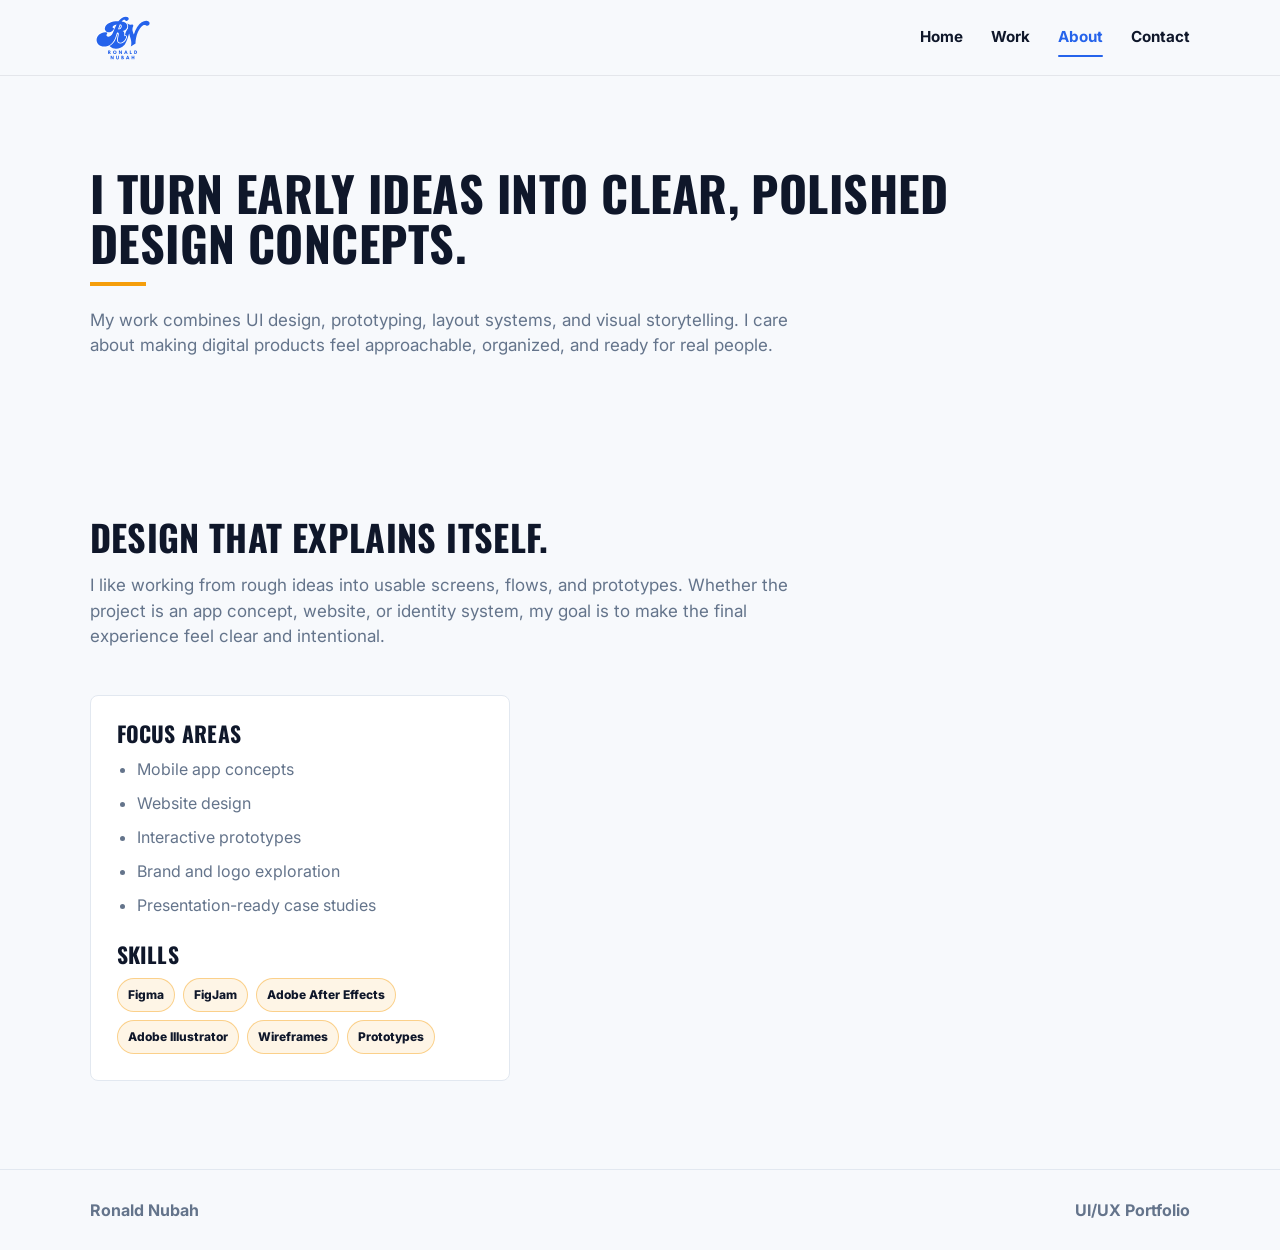
<file: about.html>
<!doctype html>
<html lang="en">
  <head>
    <meta charset="utf-8" />
    <meta name="viewport" content="width=device-width, initial-scale=1" />
    <meta
      name="description"
      content="Learn about Ronald Nubah's UI/UX design focus, tools, and creative approach."
    />
    <title>About | Ronald Nubah</title>
    <link rel="icon" href="favicon.svg" type="image/svg+xml" />
    <link rel="preconnect" href="https://fonts.googleapis.com" />
    <link rel="preconnect" href="https://fonts.gstatic.com" crossorigin />
    <link
      href="https://fonts.googleapis.com/css2?family=Inter:wght@400;500;600;700;800&family=Oswald:wght@500;600;700&display=swap"
      rel="stylesheet"
    />
    <link rel="stylesheet" href="styles.css?v=59" />
  </head>
  <body>
    <header class="site-header">
      <a class="brand" href="index.html" aria-label="Ronald Nubah home">
        <img src="assets/images/ronald-nubah-logo-v4.svg" alt="" />
      </a>
      <button class="nav-toggle" type="button" aria-expanded="false" aria-controls="site-nav">
        <span></span>
        <span></span>
        <span></span>
      </button>
      <nav id="site-nav" class="site-nav" aria-label="Primary navigation">
        <a href="index.html">Home</a>
        <a href="work.html">Work</a>
        <a aria-current="page" href="about.html">About</a>
        <a href="contact.html">Contact</a>
      </nav>
    </header>

    <main>
      <section class="page-hero" aria-labelledby="about-title">
        <h1 id="about-title">I turn early ideas into clear, polished design concepts.</h1>
        <p>
          My work combines UI design, prototyping, layout systems, and visual storytelling. I care
          about making digital products feel approachable, organized, and ready for real people.
        </p>
      </section>

      <section class="section about-section" aria-label="Design focus">
        <div class="about-copy">
          <h2>Design that explains itself.</h2>
          <p>
            I like working from rough ideas into usable screens, flows, and prototypes. Whether the
            project is an app concept, website, or identity system, my goal is to make the final
            experience feel clear and intentional.
          </p>
        </div>
        <div class="skills-panel" aria-label="Skills">
          <h3>Focus Areas</h3>
          <ul>
            <li>Mobile app concepts</li>
            <li>Website design</li>
            <li>Interactive prototypes</li>
            <li>Brand and logo exploration</li>
            <li>Presentation-ready case studies</li>
          </ul>
          <h3>Skills</h3>
          <div class="tool-list">
            <span>Figma</span>
            <span>FigJam</span>
            <span>Adobe After Effects</span>
            <span>Adobe Illustrator</span>
            <span>Wireframes</span>
            <span>Prototypes</span>
          </div>
        </div>
      </section>
    </main>

    <footer class="site-footer">
      <p>Ronald Nubah</p>
      <p>UI/UX Portfolio</p>
    </footer>

    <script src="script.js?v=34"></script>
  </body>
</html>
</file>
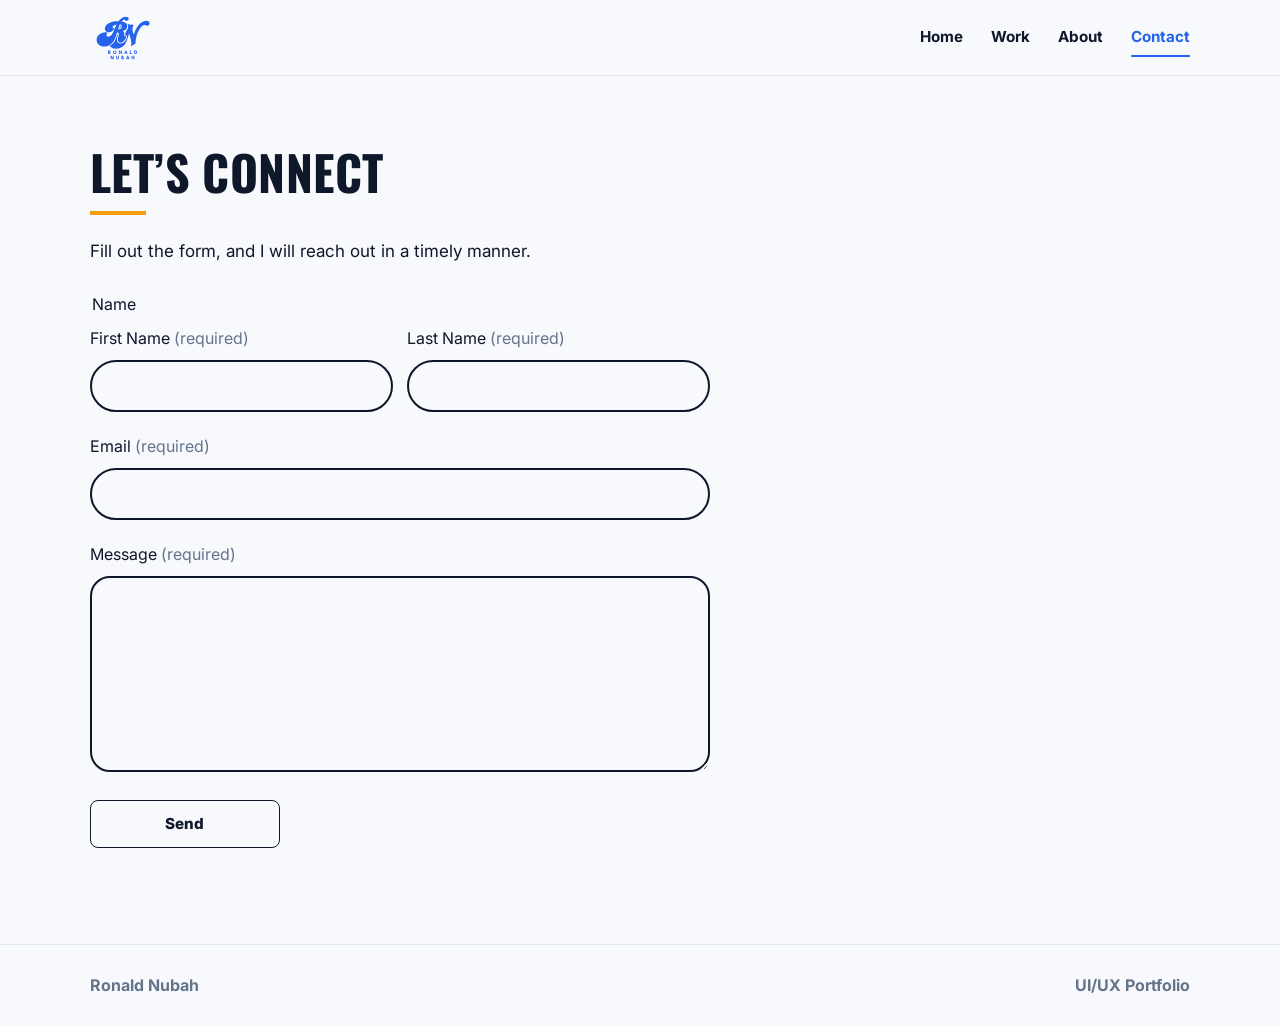
<file: contact.html>
<!doctype html>
<html lang="en">
  <head>
    <meta charset="utf-8" />
    <meta name="viewport" content="width=device-width, initial-scale=1" />
    <meta
      name="description"
      content="Contact Ronald Nubah for UI/UX portfolio feedback, design collaborations, and opportunities."
    />
    <title>Contact | Ronald Nubah</title>
    <link rel="icon" href="favicon.svg" type="image/svg+xml" />
    <link rel="preconnect" href="https://fonts.googleapis.com" />
    <link rel="preconnect" href="https://fonts.gstatic.com" crossorigin />
    <link
      href="https://fonts.googleapis.com/css2?family=Inter:wght@400;500;600;700;800&family=Oswald:wght@500;600;700&display=swap"
      rel="stylesheet"
    />
    <link rel="stylesheet" href="styles.css?v=59" />
  </head>
  <body>
    <header class="site-header">
      <a class="brand" href="index.html" aria-label="Ronald Nubah home">
        <img src="assets/images/ronald-nubah-logo-v4.svg" alt="" />
      </a>
      <button class="nav-toggle" type="button" aria-expanded="false" aria-controls="site-nav">
        <span></span>
        <span></span>
        <span></span>
      </button>
      <nav id="site-nav" class="site-nav" aria-label="Primary navigation">
        <a href="index.html">Home</a>
        <a href="work.html">Work</a>
        <a href="about.html">About</a>
        <a aria-current="page" href="contact.html">Contact</a>
      </nav>
    </header>

    <main>
      <section class="contact-form-section" aria-labelledby="contact-title">
        <div class="contact-form-copy">
          <h1 id="contact-title">Let’s connect</h1>
          <p class="contact-intro">Fill out the form, and I will reach out in a timely manner.</p>
        </div>

        <form id="contact-form" class="contact-form">
          <fieldset>
            <legend>Name</legend>
            <div class="name-grid">
              <label>
                <span>First Name <em>(required)</em></span>
                <input type="text" name="first-name" autocomplete="given-name" required />
              </label>
              <label>
                <span>Last Name <em>(required)</em></span>
                <input type="text" name="last-name" autocomplete="family-name" required />
              </label>
            </div>
          </fieldset>

          <label>
            <span>Email <em>(required)</em></span>
            <input type="email" name="email" autocomplete="email" required />
          </label>

          <label>
            <span>Message <em>(required)</em></span>
            <textarea name="message" rows="7" required></textarea>
          </label>

          <button class="form-submit" type="submit">Send</button>
        </form>
      </section>
    </main>

    <footer class="site-footer">
      <p>Ronald Nubah</p>
      <p>UI/UX Portfolio</p>
    </footer>

    <script src="script.js?v=34"></script>
  </body>
</html>
</file>
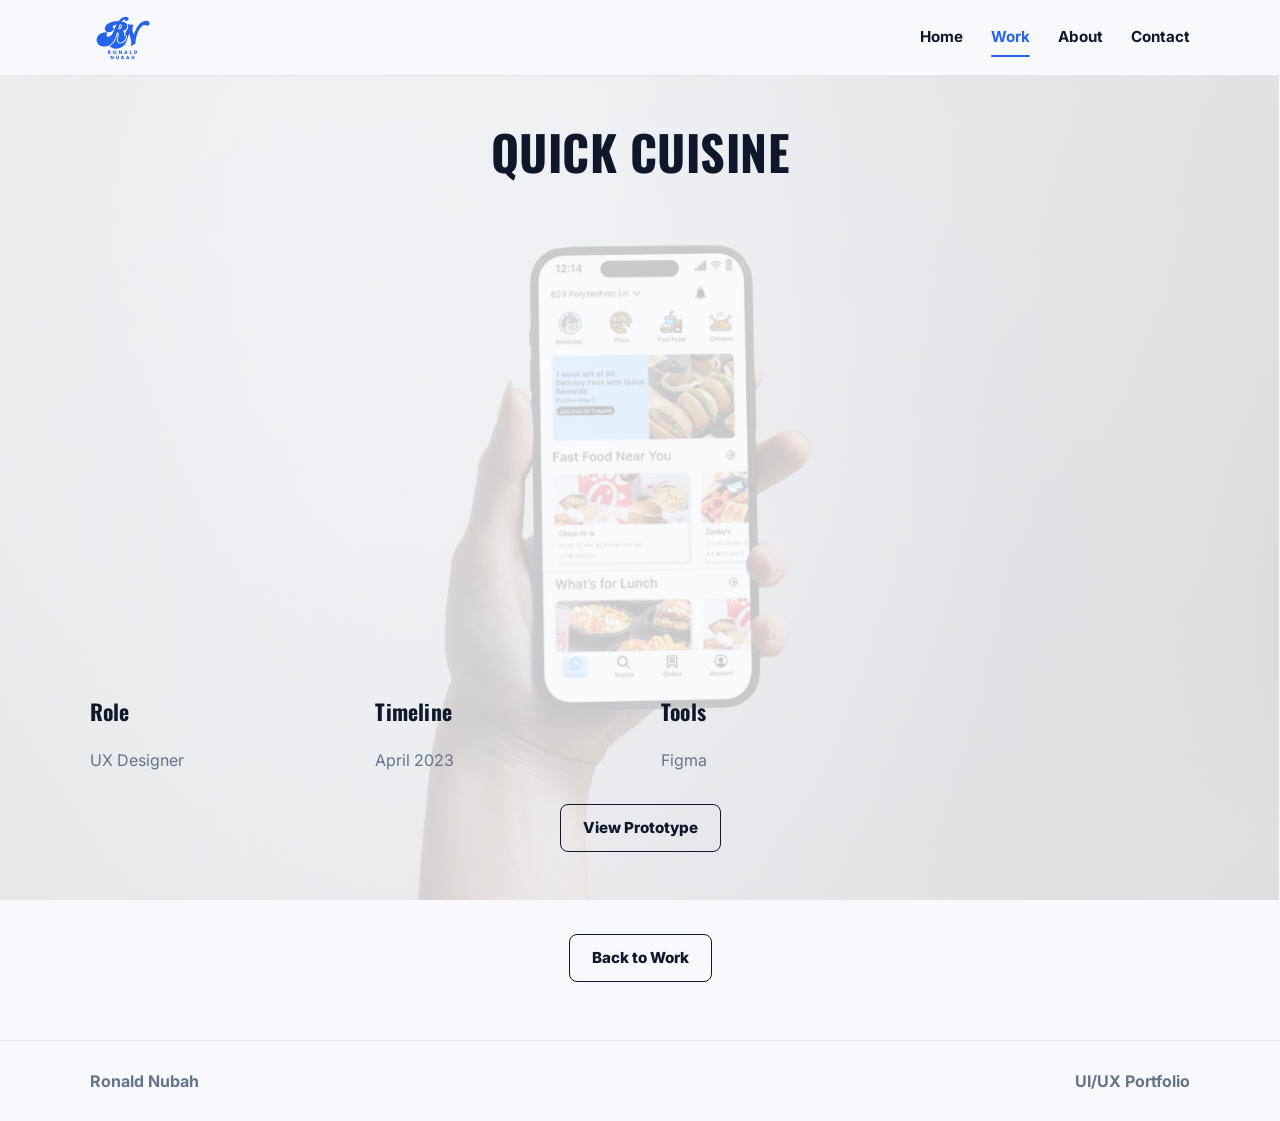
<file: quick-cuisine-process.html>
<!doctype html>
<html lang="en">
  <head>
    <meta charset="utf-8" />
    <meta name="viewport" content="width=device-width, initial-scale=1" />
    <meta
      name="description"
      content="Quick Cuisine food delivery app process page by Ronald Nubah."
    />
    <title>Quick Cuisine Process | Ronald Nubah</title>
    <link rel="icon" href="favicon.svg" type="image/svg+xml" />
    <link rel="preconnect" href="https://fonts.googleapis.com" />
    <link rel="preconnect" href="https://fonts.gstatic.com" crossorigin />
    <link
      href="https://fonts.googleapis.com/css2?family=Inter:wght@400;500;600;700;800&family=Oswald:wght@500;600;700&display=swap"
      rel="stylesheet"
    />
    <link rel="stylesheet" href="styles.css?v=59" />
  </head>
  <body>
    <header class="site-header">
      <a class="brand" href="index.html" aria-label="Ronald Nubah home">
        <img src="assets/images/ronald-nubah-logo-v4.svg" alt="" />
      </a>
      <button class="nav-toggle" type="button" aria-expanded="false" aria-controls="site-nav">
        <span></span>
        <span></span>
        <span></span>
      </button>
      <nav id="site-nav" class="site-nav" aria-label="Primary navigation">
        <a href="index.html">Home</a>
        <a aria-current="page" href="work.html">Work</a>
        <a href="about.html">About</a>
        <a href="contact.html">Contact</a>
      </nav>
    </header>

    <main>
      <section
        id="top"
        class="phase-case-hero quick-cuisine-case-hero"
        aria-label="Quick Cuisine project overview"
      >
        <div class="phase-hero-content">
          <h1>Quick Cuisine</h1>
          <div class="phase-meta-grid three-column-meta-grid" aria-label="Project details">
            <div>
              <h2>Role</h2>
              <p>UX Designer</p>
            </div>
            <div>
              <h2>Timeline</h2>
              <p>April 2023</p>
            </div>
            <div>
              <h2>Tools</h2>
              <p>Figma</p>
            </div>
          </div>
          <a
            class="phase-prototype-button"
            href="https://www.figma.com/design/j1cZf0Y5yx7t0ZsPo18wfy/Final-Project?node-id=103-2061&amp;t=RPEJnoMU15lceaqi-1"
            target="_blank"
            rel="noreferrer"
          >
            View Prototype
          </a>
        </div>
      </section>

      <div class="phase-page-actions" aria-label="Quick Cuisine page actions">
        <a class="phase-prototype-button" href="work.html">Back to Work</a>
      </div>
    </main>

    <footer class="site-footer">
      <p>Ronald Nubah</p>
      <p>UI/UX Portfolio</p>
    </footer>

    <script src="script.js?v=34"></script>
  </body>
</html>
</file>
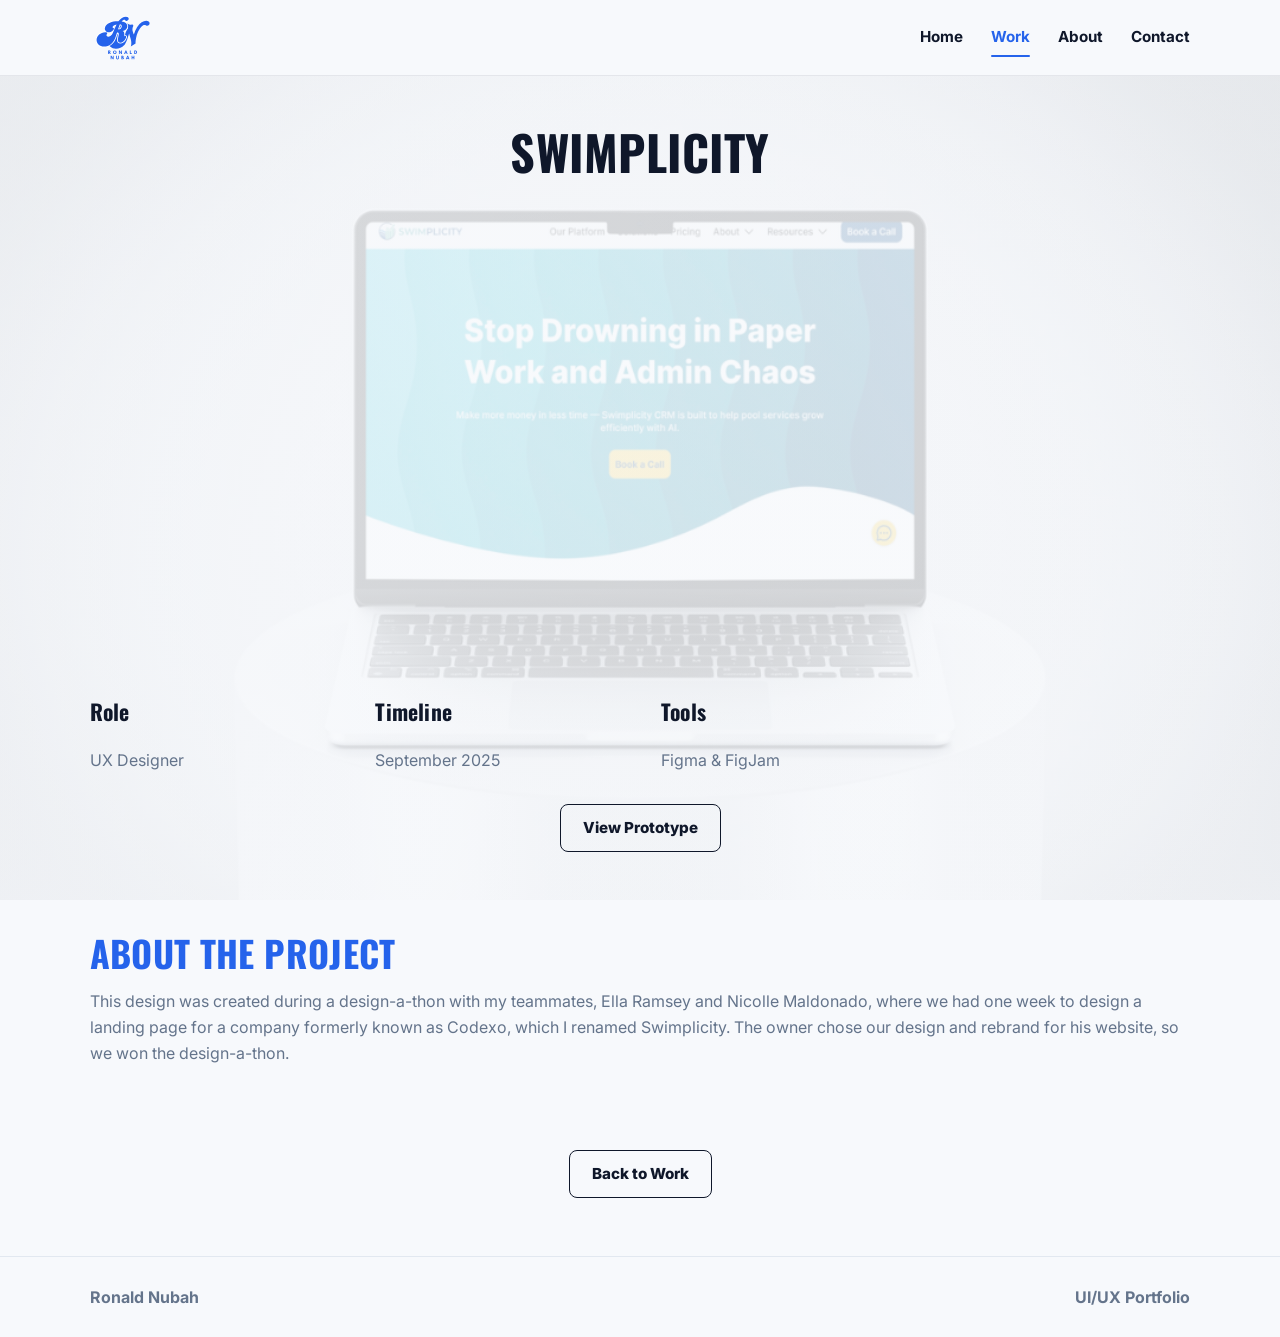
<file: swimplicity-process.html>
<!doctype html>
<html lang="en">
  <head>
    <meta charset="utf-8" />
    <meta name="viewport" content="width=device-width, initial-scale=1" />
    <meta
      name="description"
      content="Swimplicity CRM landing page and rebrand process page by Ronald Nubah."
    />
    <title>Swimplicity Process | Ronald Nubah</title>
    <link rel="icon" href="favicon.svg" type="image/svg+xml" />
    <link rel="preconnect" href="https://fonts.googleapis.com" />
    <link rel="preconnect" href="https://fonts.gstatic.com" crossorigin />
    <link
      href="https://fonts.googleapis.com/css2?family=Inter:wght@400;500;600;700;800&family=Oswald:wght@500;600;700&display=swap"
      rel="stylesheet"
    />
    <link rel="stylesheet" href="styles.css?v=59" />
  </head>
  <body>
    <header class="site-header">
      <a class="brand" href="index.html" aria-label="Ronald Nubah home">
        <img src="assets/images/ronald-nubah-logo-v4.svg" alt="" />
      </a>
      <button class="nav-toggle" type="button" aria-expanded="false" aria-controls="site-nav">
        <span></span>
        <span></span>
        <span></span>
      </button>
      <nav id="site-nav" class="site-nav" aria-label="Primary navigation">
        <a href="index.html">Home</a>
        <a aria-current="page" href="work.html">Work</a>
        <a href="about.html">About</a>
        <a href="contact.html">Contact</a>
      </nav>
    </header>

    <main>
      <section
        id="top"
        class="phase-case-hero swimplicity-case-hero"
        aria-label="Swimplicity project overview"
      >
        <div class="phase-hero-content">
          <h1>Swimplicity</h1>
          <div class="phase-meta-grid three-column-meta-grid" aria-label="Project details">
            <div>
              <h2>Role</h2>
              <p>UX Designer</p>
            </div>
            <div>
              <h2>Timeline</h2>
              <p>September 2025</p>
            </div>
            <div>
              <h2>Tools</h2>
              <p>Figma &amp; FigJam</p>
            </div>
          </div>
          <a
            class="phase-prototype-button"
            href="https://www.figma.com/design/gSyg68jHuIv3RP213vJKj7/Ramsey_Codexo?node-id=1-2&amp;t=9G0Z39Yx0EvOHolZ-1"
            target="_blank"
            rel="noreferrer"
          >
            View Prototype
          </a>
        </div>
      </section>

      <section class="case-study-section" aria-labelledby="swimplicity-story-title">
        <h2 id="swimplicity-story-title">About the Project</h2>
        <p>
          This design was created during a design-a-thon with my teammates, Ella Ramsey and Nicolle
          Maldonado, where we had one week to design a landing page for a company formerly known as
          Codexo, which I renamed Swimplicity. The owner chose our design and rebrand for his
          website, so we won the design-a-thon.
        </p>
      </section>

      <div class="phase-page-actions" aria-label="Swimplicity page actions">
        <a class="phase-prototype-button" href="work.html">Back to Work</a>
      </div>
    </main>

    <footer class="site-footer">
      <p>Ronald Nubah</p>
      <p>UI/UX Portfolio</p>
    </footer>

    <script src="script.js?v=34"></script>
  </body>
</html>
</file>
<file: styles.css>
:root {
  --ink: #0F172A;
  --muted: #64748B;
  --paper: #F7F9FC;
  --white: #FFFFFF;
  --line: #E2E8F0;
  --primary: #2563EB;
  --teal: #2563EB;
  --accent: #F59E0B;
  --coral: #F59E0B;
  --navy: #0F172A;
  --gold: #F59E0B;
  --hover: #DBEAFE;
  --radius: 8px;
  --shadow: 0 24px 60px rgba(15, 23, 42, 0.10);
  --font-body: Inter, Arial, sans-serif;
  --font-heading: Oswald, Impact, sans-serif;
  --text-h1: 3rem;
  --text-h2: 2.25rem;
  --text-h3: 1.35rem;
  --text-body: 1rem;
  --text-lead: 1.0625rem;
  --text-caption: 0.875rem;
  --text-nav: 0.95rem;
  --text-card-title: 1.125rem;
  --text-card-body: 0.95rem;
  --text-tag: 0.75rem;
  --text-button: 0.95rem;
}

* {
  box-sizing: border-box;
}

html {
  scroll-behavior: smooth;
}

body {
  margin: 0;
  color: var(--ink);
  background: var(--paper);
  font-family: var(--font-body);
  font-size: var(--text-body);
  line-height: 1.5;
}

a {
  color: inherit;
  text-decoration: none;
}

.site-header {
  position: sticky;
  top: 0;
  z-index: 20;
  display: flex;
  align-items: center;
  justify-content: space-between;
  min-height: 76px;
  padding: 0 7vw;
  border-bottom: 1px solid rgba(15, 23, 42, 0.08);
  background: rgba(247, 249, 252, 0.92);
  backdrop-filter: blur(16px);
}

h1,
h2,
h3 {
  font-family: var(--font-heading);
  font-weight: 700;
  letter-spacing: 0.01em;
  text-transform: uppercase;
}

.brand {
  display: inline-flex;
  align-items: center;
  flex: 0 0 auto;
}

.brand img {
  display: block;
  width: 65px;
  height: 65px;
}

.site-nav {
  position: relative;
  display: flex;
  gap: 28px;
  color: var(--ink);
  font-size: var(--text-nav);
  font-weight: 700;
}

.site-nav a {
  position: relative;
  z-index: 1;
  padding: 8px 0;
  transition: color 180ms ease;
}

.site-nav a:hover,
.site-nav a:focus-visible,
.site-nav a[aria-current="page"] {
  color: var(--primary);
}

.nav-indicator {
  position: absolute;
  bottom: 0;
  left: 0;
  width: 0;
  height: 2px;
  border-radius: 999px;
  background: var(--primary);
  opacity: 0;
  pointer-events: none;
  transform: translateX(0);
  transition:
    transform 280ms cubic-bezier(0.22, 1, 0.36, 1),
    width 280ms cubic-bezier(0.22, 1, 0.36, 1),
    opacity 140ms ease;
}

.site-nav:not(.indicator-ready) .nav-indicator {
  transition: none;
}

.nav-toggle {
  display: none;
  width: 42px;
  height: 42px;
  border: 1px solid var(--line);
  border-radius: var(--radius);
  background: var(--white);
  cursor: pointer;
}

.nav-toggle span {
  display: block;
  width: 18px;
  height: 2px;
  margin: 4px auto;
  background: var(--ink);
}

.hero {
  display: grid;
  grid-template-columns: minmax(0, 1fr);
  align-items: center;
  min-height: calc(82vh - 76px);
  padding: 64px 7vw 72px;
}

.hero-copy {
  min-width: 0;
  max-width: 780px;
}

.eyebrow {
  margin: 0 0 14px;
  color: var(--accent);
  font-size: var(--text-caption);
  font-weight: 800;
  letter-spacing: 0;
  text-transform: uppercase;
}

h1,
h2,
h3,
p {
  margin-top: 0;
}

h1,
h2,
h3 {
  text-align: left;
}

h1 {
  margin-bottom: 22px;
  max-width: 900px;
  font-size: var(--text-h1);
  line-height: 1.04;
}

h2 {
  margin-bottom: 18px;
  font-size: var(--text-h2);
  line-height: 1.04;
}

.section-heading h2::after,
.page-hero h1::after,
.contact-form-section h1::after {
  content: "";
  display: block;
  width: 56px;
  height: 4px;
  margin-top: 14px;
  background: var(--accent);
}

.phase-hero-content h1::after {
  display: none;
}

h3 {
  margin-bottom: 12px;
  font-size: var(--text-h3);
  line-height: 1.08;
}

.hero-text,
.section-heading p,
.about-copy p,
.contact-section p {
  color: var(--muted);
  font-size: var(--text-lead);
}

.hero-text {
  max-width: 620px;
}

.hero-actions,
.contact-actions {
  display: flex;
  flex-wrap: wrap;
  gap: 12px;
  margin-top: 32px;
}

.button {
  display: inline-flex;
  align-items: center;
  justify-content: center;
  min-height: 48px;
  border: 1px solid var(--ink);
  border-radius: var(--radius);
  padding: 0 22px;
  font-size: var(--text-button);
  font-weight: 800;
}

.button,
.project-link,
.phase-prototype-button,
.form-submit {
  font-family: var(--font-body);
  font-size: var(--text-button);
  font-weight: 800;
  line-height: 1.2;
  cursor: pointer;
  transition:
    transform 160ms ease,
    background-color 160ms ease,
    border-color 160ms ease,
    color 160ms ease,
    box-shadow 160ms ease;
}

.button,
.button.primary,
.button.secondary,
.phase-prototype-button,
.form-submit {
  color: var(--ink);
  background: transparent;
  border: 1px solid var(--ink);
  border-radius: var(--radius);
}

.button:hover,
.button:focus-visible,
.project-link:hover,
.project-link:focus-visible,
.phase-prototype-button:hover,
.phase-prototype-button:focus-visible,
.form-submit:hover,
.form-submit:focus-visible {
  transform: translateY(-1px);
  box-shadow: 0 10px 24px rgba(15, 23, 42, 0.12);
}

.button:active,
.project-link:active,
.phase-prototype-button:active,
.form-submit:active {
  transform: translateY(1px);
  box-shadow: 0 4px 12px rgba(15, 23, 42, 0.10);
  color: var(--white);
  border-color: var(--primary);
  background: var(--primary);
}

.button.primary:hover,
.button.primary:focus-visible,
.button.secondary:hover,
.button.secondary:focus-visible,
.project-link:hover,
.project-link:focus-visible,
.phase-prototype-button:hover,
.phase-prototype-button:focus-visible,
.phase-top-button:hover,
.phase-top-button:focus-visible,
.form-submit:hover,
.form-submit:focus-visible {
  color: var(--ink);
  border-color: var(--primary);
  background: var(--hover);
}

.hero-visual {
  min-width: 0;
  justify-self: start;
  width: 100%;
}

.headshot-frame {
  overflow: hidden;
  width: min(100%, 420px);
  margin-left: auto;
  border: 1px solid var(--line);
  border-radius: var(--radius);
  padding: 14px;
  background: var(--white);
  box-shadow: var(--shadow);
}

.headshot-frame img {
  display: block;
  width: 100%;
  aspect-ratio: 4 / 5;
  border-radius: var(--radius);
  object-fit: cover;
}

.headshot-placeholder {
  display: grid;
  aspect-ratio: 4 / 5;
  place-items: center;
  border: 1px dashed var(--line);
  border-radius: var(--radius);
  background:
    linear-gradient(135deg, rgba(37, 99, 235, 0.12), rgba(245, 158, 11, 0.12)),
    var(--white);
  color: var(--muted);
  font-weight: 800;
}

.section {
  padding: 88px 7vw;
}

.page-hero {
  padding: 92px 7vw 54px;
}

.page-hero h1 {
  max-width: 980px;
}

.page-hero p:not(.eyebrow) {
  max-width: 720px;
  color: var(--muted);
  font-size: var(--text-lead);
}

.work-page-hero {
  padding-bottom: 24px;
}

.work-page-projects {
  padding-top: 20px;
}

.section-actions {
  margin-top: 28px;
}

.section-heading {
  max-width: 720px;
  margin-bottom: 34px;
}

.section-heading p {
  margin-bottom: 0;
}

.project-grid {
  display: grid;
  grid-template-columns: repeat(3, minmax(0, 1fr));
  gap: 18px;
}

.project-card {
  overflow: hidden;
  border: 1px solid var(--line);
  border-radius: var(--radius);
  background: var(--white);
}

.project-cover {
  position: relative;
  display: grid;
  overflow: hidden;
  aspect-ratio: 16 / 10;
  place-items: center;
  color: var(--white);
  border-bottom: 1px solid var(--line);
}

.project-cover::after {
  content: "";
  position: absolute;
  inset: 18px;
  border: 1px solid rgba(255, 255, 255, 0.55);
  border-radius: var(--radius);
}

.project-cover.has-image::after {
  display: none;
}

.project-image {
  display: block;
  width: 100%;
  height: 100%;
  object-fit: cover;
}

.project-image-contain {
  object-fit: contain;
  padding: 10px;
  background: var(--hover);
}

.project-monogram {
  position: relative;
  z-index: 1;
  font-size: var(--text-h1);
  font-weight: 900;
  text-transform: uppercase;
}

.project-content {
  padding: 22px;
}

.project-content h3 {
  margin-bottom: 8px;
  font-size: var(--text-card-title);
}

.project-content p {
  color: var(--muted);
  font-size: var(--text-card-body);
}

.tag-list {
  display: flex;
  flex-wrap: wrap;
  gap: 8px;
  margin-top: 18px;
}

.tag-list span,
.tool-list span {
  border: 1px solid rgba(245, 158, 11, 0.42);
  border-radius: 999px;
  padding: 7px 10px;
  color: var(--ink);
  background: rgba(245, 158, 11, 0.10);
  font-size: var(--text-tag);
  font-weight: 800;
}

.project-actions {
  display: flex;
  flex-wrap: wrap;
  gap: 10px;
  align-items: center;
  margin-top: 22px;
}

.project-link {
  display: inline-flex;
  align-items: center;
  min-height: 38px;
  border: 1px solid var(--ink);
  border-radius: var(--radius);
  padding: 0 12px;
  color: var(--ink);
  background: transparent;
}

.project-link-secondary {
  border-color: var(--ink);
  color: var(--ink);
}

.about-section {
  display: grid;
  grid-template-columns: 1fr;
  gap: 28px;
  align-items: start;
  background: var(--paper);
}

.about-copy {
  max-width: 720px;
}

.skills-panel {
  justify-self: start;
  width: min(100%, 420px);
  border: 1px solid var(--line);
  border-radius: var(--radius);
  padding: 26px;
  background: var(--white);
}

.skills-panel ul {
  display: grid;
  gap: 10px;
  margin: 0 0 26px;
  padding-left: 20px;
  color: var(--muted);
}

.tool-list {
  display: flex;
  flex-wrap: wrap;
  gap: 8px;
}

.contact-section {
  max-width: 980px;
}

.contact-section h2 {
  max-width: 860px;
}

.contact-section p {
  max-width: 680px;
}

.contact-form-section {
  padding: 72px 7vw 96px;
  background: var(--paper);
}

.phase-case-hero {
  position: relative;
  display: grid;
  min-height: calc(100vh - 76px);
  align-items: stretch;
  overflow: hidden;
  background:
    linear-gradient(rgba(247, 249, 252, 0.72), rgba(247, 249, 252, 0.72)),
    url("assets/images/phase-hero-bg.png") center / cover no-repeat;
}

.podly-case-hero {
  background:
    linear-gradient(rgba(247, 249, 252, 0.70), rgba(247, 249, 252, 0.70)),
    url("assets/images/podly-hero-mockup.png") center / cover no-repeat;
}

.uscis-case-hero {
  background:
    linear-gradient(rgba(247, 249, 252, 0.74), rgba(247, 249, 252, 0.74)),
    url("assets/images/uscis-hero-mockup.png") center / cover no-repeat;
}

.swimplicity-case-hero {
  background:
    linear-gradient(rgba(247, 249, 252, 0.76), rgba(247, 249, 252, 0.76)),
    url("assets/images/swimplicity-hero-mockup.png") center / cover no-repeat;
}

.quick-cuisine-case-hero {
  background:
    linear-gradient(rgba(247, 249, 252, 0.70), rgba(247, 249, 252, 0.70)),
    url("assets/images/quick-cuisine-hero-hand.png") center / cover no-repeat;
}

.three-column-meta-grid {
  grid-template-columns: repeat(3, minmax(0, 1fr));
}

.phase-case-hero::before {
  content: "";
  position: absolute;
  inset: 0;
  background: linear-gradient(90deg, rgba(247, 249, 252, 0.42), rgba(247, 249, 252, 0.26));
}

.phase-hero-content {
  position: relative;
  z-index: 1;
  display: grid;
  min-height: calc(100vh - 76px);
  grid-template-rows: auto 1fr auto;
  gap: 32px;
  padding: 52px 7vw 48px;
}

.phase-hero-content h1 {
  justify-self: center;
  margin: 0;
  font-size: var(--text-h1);
  line-height: 1;
}

.phase-meta-grid {
  display: grid;
  grid-template-columns: repeat(4, minmax(0, 1fr));
  gap: 42px;
  align-self: end;
}

.phase-meta-grid h2 {
  margin-bottom: 24px;
  font-family: var(--font-heading);
  font-size: var(--text-h3);
  line-height: 1.1;
  text-transform: none;
}

.phase-meta-grid p {
  margin: 0;
  color: var(--muted);
  font-size: var(--text-body);
}

.phase-meta-wide {
  grid-column: 1 / -1;
}

.phase-meta-wide h2 {
  margin-bottom: 12px;
}

.phase-prototype-button {
  display: inline-flex;
  align-items: center;
  justify-content: center;
  justify-self: center;
  min-height: 48px;
  padding: 0 22px;
}

.phase-page-actions {
  display: flex;
  flex-wrap: wrap;
  gap: 14px;
  justify-content: center;
  padding: 34px 7vw 58px;
  background: var(--paper);
}

.phase-top-button {
  border: 1px solid var(--ink);
  color: var(--ink);
  background: transparent;
}

.phase-intro-section {
  display: grid;
  grid-template-columns: minmax(0, 0.85fr) minmax(0, 1.15fr);
  gap: 64px;
  align-items: center;
  padding: 48px 7vw;
  background: var(--paper);
}

.phase-intro-copy h2 {
  max-width: 720px;
  margin-bottom: 20px;
  color: var(--primary);
  font-size: var(--text-h2);
  line-height: 1.04;
  overflow-wrap: anywhere;
}

.phase-intro-copy p {
  max-width: 610px;
  margin-bottom: 22px;
  color: var(--muted);
  font-size: var(--text-body);
  line-height: 1.55;
}

.phase-intro-copy p:last-child {
  margin-bottom: 0;
}

.phase-mockup-image {
  display: block;
  width: min(100%, 780px);
  height: auto;
  justify-self: center;
}

.phase-phone-placeholders {
  --phone-height: clamp(360px, 29vw, 560px);
  display: grid;
  grid-template-columns: repeat(3, minmax(0, calc(var(--phone-height) * 0.5)));
  gap: 14px;
  align-items: center;
  justify-content: center;
  min-width: 0;
}

.phone-placeholder {
  display: grid;
  width: 100%;
  height: var(--phone-height);
  place-items: center;
  border: 2px dashed var(--line);
  border-radius: 36px;
  background: var(--paper);
  color: var(--muted);
  font-weight: 800;
}

.phone-placeholder.has-phone-image {
  border: 0;
  background: transparent;
}

.phone-placeholder img {
  display: block;
  width: auto;
  height: 100%;
  max-width: 100%;
  object-fit: contain;
}

.phone-placeholder.featured {
  background: var(--hover);
}

.phone-placeholder.featured.has-phone-image {
  background: transparent;
}

.case-study-section {
  padding: 34px 7vw;
  background: var(--paper);
}

.case-study-section h2 {
  margin-bottom: 18px;
  color: var(--primary);
  font-size: var(--text-h2);
  line-height: 1.04;
  overflow-wrap: anywhere;
}

.case-study-section h3 {
  margin: 28px 0 14px;
  color: var(--ink);
  font-family: var(--font-heading);
  font-size: var(--text-h3);
  line-height: 1.08;
  text-transform: uppercase;
}

.case-study-section p,
.case-study-section li {
  color: var(--muted);
  font-size: var(--text-body);
  line-height: 1.6;
}

.case-study-section p {
  max-width: 1500px;
}

.case-study-section ul {
  display: grid;
  gap: 12px;
  margin: 10px 0 18px 28px;
  padding-left: 24px;
}

.podly-artifact-grid {
  display: grid;
  grid-template-columns: repeat(2, minmax(0, 1fr));
  gap: 24px;
  margin-top: 32px;
}

.podly-discovery-artifacts {
  grid-template-columns: 1fr;
  gap: 36px;
}

.podly-research-artifacts {
  grid-template-columns: 1fr;
  gap: 36px;
}

.podly-discovery-artifacts figure,
.podly-research-artifacts figure {
  margin: 0;
}

.podly-artifact-image {
  display: block;
  width: min(100%, 980px);
  height: auto;
  max-height: 680px;
  margin: 0 auto;
  border: 1px solid var(--line);
  border-radius: 16px;
  background: #fff;
  object-fit: contain;
}

.podly-persona-artifact {
  width: min(100%, 520px);
}

.podly-discovery-artifacts figcaption,
.podly-research-artifacts figcaption {
  margin-top: 10px;
  color: var(--muted);
  font-size: var(--text-caption);
  text-align: center;
}

.podly-artifact-placeholder {
  margin: 0;
}

.podly-artifact-placeholder div {
  display: grid;
  min-height: 260px;
  padding: 28px;
  place-items: center;
  border: 2px dashed var(--line);
  border-radius: 18px;
  background: #fff;
  color: var(--muted);
  font-weight: 800;
  text-align: center;
}

.podly-artifact-placeholder figcaption {
  margin-top: 10px;
  color: var(--muted);
  font-size: var(--text-caption);
}

.podly-takeaways {
  padding-bottom: 52px;
}

.gdd-image {
  display: block;
  width: 100%;
  margin-top: 36px;
  object-fit: contain;
}

.case-study-image {
  display: block;
  width: 100%;
  height: auto;
  background: var(--paper);
}

.behavioral-image-stack {
  display: grid;
  gap: 18px;
  width: min(100%, 980px);
  margin-top: 22px;
}

.behavioral-image-stack img {
  display: block;
  width: 100%;
  height: auto;
  border: 1px solid var(--line);
}

.framework-image {
  height: 330px;
  object-fit: cover;
}

.persona-image {
  display: block;
  width: min(100%, 520px);
  height: auto;
  margin: 0 auto;
  background: var(--paper);
}

.placeholder-gallery {
  display: grid;
  gap: 28px;
  margin-top: 20px;
}

.placeholder-gallery.two-up {
  grid-template-columns: repeat(2, minmax(0, 1fr));
}

.wide-placeholder,
.document-placeholder {
  display: grid;
  place-items: center;
  border: 2px dashed var(--line);
  background: var(--paper);
  color: var(--muted);
  font-weight: 800;
}

.wide-placeholder {
  min-height: 330px;
}

.document-placeholder {
  width: min(100%, 420px);
  min-height: 620px;
  margin: 0 auto;
}

.placeholder-gallery figcaption,
.centered-placeholder-figure figcaption {
  margin-top: 14px;
  color: var(--muted);
  font-size: var(--text-caption);
}

.centered-placeholder-figure {
  margin: 22px auto 32px;
  text-align: center;
}

.compact-gallery {
  max-width: 1020px;
  margin-right: auto;
  margin-left: auto;
}

.contact-form-section h1 {
  max-width: 560px;
  margin-bottom: 24px;
  font-size: var(--text-h1);
  line-height: 1.02;
}

.contact-intro {
  max-width: 520px;
  margin-bottom: 28px;
  color: var(--ink);
  font-size: var(--text-lead);
}

.contact-form {
  width: 100%;
  max-width: 620px;
  justify-self: start;
}

.contact-form-copy {
  max-width: 620px;
}


.contact-form fieldset {
  margin: 0;
  border: 0;
  padding: 0;
}

.contact-form legend,
.contact-form label > span {
  display: block;
  margin-bottom: 10px;
  color: var(--ink);
  font-size: var(--text-body);
  font-weight: 400;
}

.contact-form em {
  color: var(--muted);
  font-style: normal;
}

.name-grid {
  display: grid;
  grid-template-columns: repeat(2, minmax(0, 1fr));
  gap: 14px;
}

.contact-form label {
  display: block;
  margin-bottom: 22px;
}

.contact-form input,
.contact-form textarea {
  width: 100%;
  border: 2px solid var(--ink);
  border-radius: 999px;
  padding: 12px 16px;
  color: var(--ink);
  background: transparent;
  font: inherit;
  outline: none;
}

.contact-form textarea {
  min-height: 130px;
  border-radius: 20px;
  resize: vertical;
}

.contact-form input:focus,
.contact-form textarea:focus {
  border-color: var(--primary);
  box-shadow: 0 0 0 4px rgba(37, 99, 235, 0.16);
}

.form-submit {
  min-width: 190px;
  min-height: 48px;
  padding: 0 42px;
  cursor: pointer;
}

.animation-section {
  padding-top: 28px;
}

.animation-video {
  display: block;
  width: min(100%, 960px);
  max-height: 70vh;
  background: #000000;
}

.animation-actions {
  margin-top: 20px;
}

.site-footer {
  display: flex;
  justify-content: space-between;
  gap: 20px;
  padding: 28px 7vw;
  border-top: 1px solid var(--line);
  color: var(--muted);
  font-weight: 700;
}

.site-footer p {
  margin: 0;
}

@media (max-width: 1180px) {
  :root {
    --text-h1: 2.75rem;
    --text-h2: 2.1rem;
  }

  .hero {
    grid-template-columns: 1fr;
    gap: 42px;
    min-height: auto;
  }

  .hero-visual {
    justify-self: start;
  }

  .headshot-frame {
    width: min(100%, 440px);
    margin-left: 0;
  }

  .phase-meta-grid {
    grid-template-columns: repeat(2, minmax(0, 1fr));
  }

  .phase-intro-section {
    grid-template-columns: 1fr;
  }

  .phase-phone-placeholders {
    justify-content: center;
    max-width: 100%;
  }
}

@media (max-width: 980px) {
  :root {
    --text-h1: 2.55rem;
    --text-h2: 1.95rem;
    --text-h3: 1.25rem;
    --text-lead: 1rem;
  }

  .hero,
  .about-section {
    grid-template-columns: 1fr;
  }

  .project-grid {
    grid-template-columns: repeat(2, minmax(0, 1fr));
  }

  .contact-form-section {
    grid-template-columns: 1fr;
    gap: 28px;
  }

  .contact-form {
    max-width: 100%;
    justify-self: start;
  }

  .phase-hero-content {
    min-height: auto;
    padding-top: 58px;
  }

  .phase-intro-section {
    padding: 32px 22px;
  }

  .phase-phone-placeholders {
    --phone-height: clamp(280px, 47vw, 460px);
    gap: 8px;
  }

  .case-study-section {
    padding: 24px 22px;
  }

  .placeholder-gallery.two-up {
    grid-template-columns: 1fr;
  }

  .podly-artifact-grid {
    grid-template-columns: 1fr;
  }

  .document-placeholder {
    min-height: 460px;
  }

  .framework-image {
    height: auto;
    object-fit: contain;
  }
}

@media (max-width: 520px) {
  .phase-phone-placeholders {
    --phone-height: calc((100vw - 60px) / 1.5);
  }
}

@media (max-width: 720px) {
  :root {
    --text-h1: 2.15rem;
    --text-h2: 1.75rem;
    --text-h3: 1.15rem;
    --text-body: 1rem;
    --text-lead: 1rem;
    --text-nav: 0.92rem;
    --text-card-title: 1.05rem;
    --text-card-body: 0.95rem;
    --text-button: 0.9rem;
  }

  .site-header {
    min-height: 68px;
    padding: 0 22px;
  }

  .nav-toggle {
    display: block;
  }

  .site-nav {
    position: absolute;
    top: 68px;
    left: 0;
    right: 0;
    display: none;
    flex-direction: column;
    gap: 0;
    padding: 12px 22px 18px;
    border-bottom: 1px solid var(--line);
    background: var(--paper);
  }

  .site-nav.open {
    display: flex;
  }

  .nav-indicator {
    display: none;
  }

  .site-nav a[aria-current="page"] {
    border-bottom: 2px solid var(--primary);
  }

  .hero,
  .section,
  .page-hero {
    padding-right: 22px;
    padding-left: 22px;
  }

  .hero {
    min-height: calc(82vh - 68px);
  }

  .page-hero {
    padding-top: 58px;
  }

  .headshot-frame {
    width: 100%;
    margin-left: 0;
  }

  .headshot-placeholder {
    min-height: 0;
  }

  .project-grid {
    grid-template-columns: 1fr;
  }

  .contact-form-section {
    padding: 54px 22px 72px;
  }

  .name-grid {
    grid-template-columns: 1fr;
    gap: 0;
  }

  .form-submit {
    width: 100%;
  }

  .phase-hero-content h1 {
    justify-self: start;
  }

  .phase-meta-grid {
    grid-template-columns: 1fr;
    gap: 24px;
  }

  .phase-meta-grid h2 {
    margin-bottom: 8px;
  }

  .phase-prototype-button {
    width: auto;
    min-width: 0;
  }

  .phase-page-actions {
    padding: 28px 22px 46px;
  }

  .site-footer {
    flex-direction: column;
    padding-right: 22px;
    padding-left: 22px;
  }
}

@media (max-width: 360px) {
  :root {
    --text-h1: 1.95rem;
    --text-h2: 1.6rem;
  }

  .button {
    width: 100%;
  }
}
</file>
